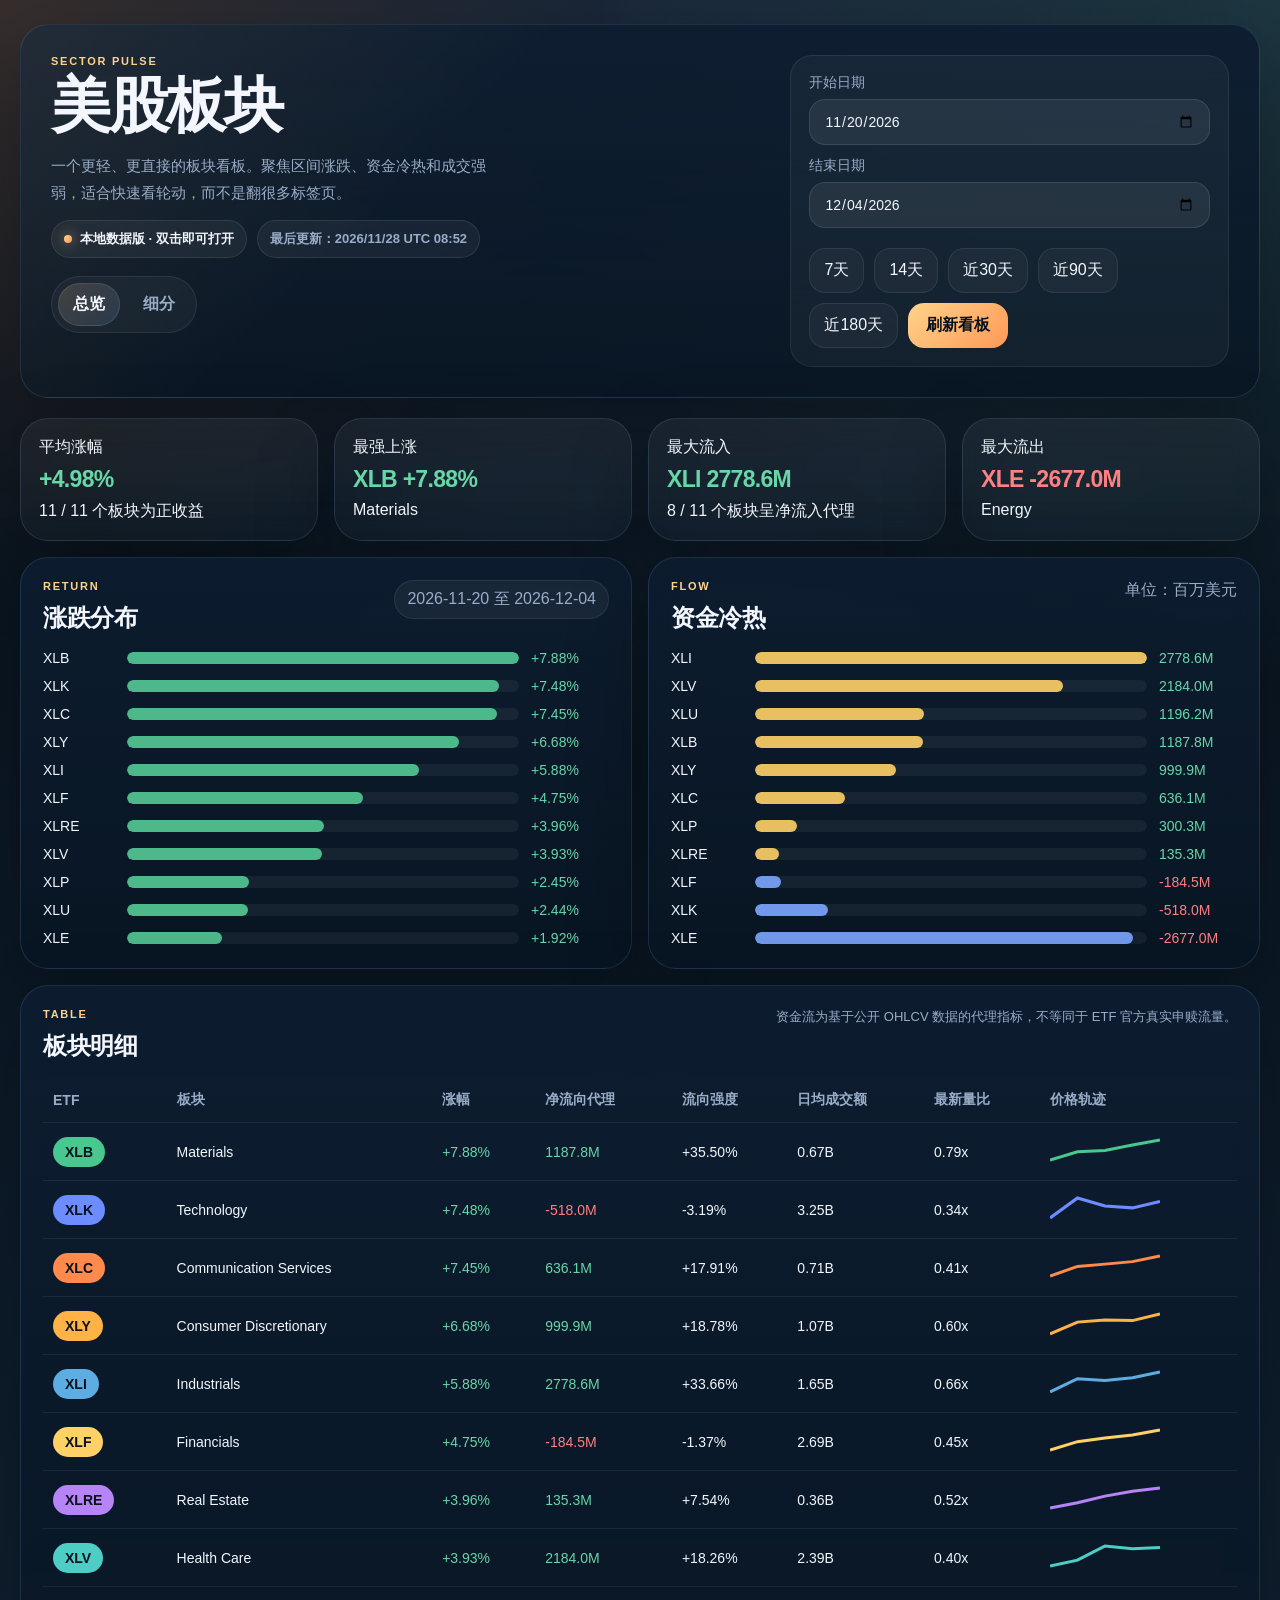
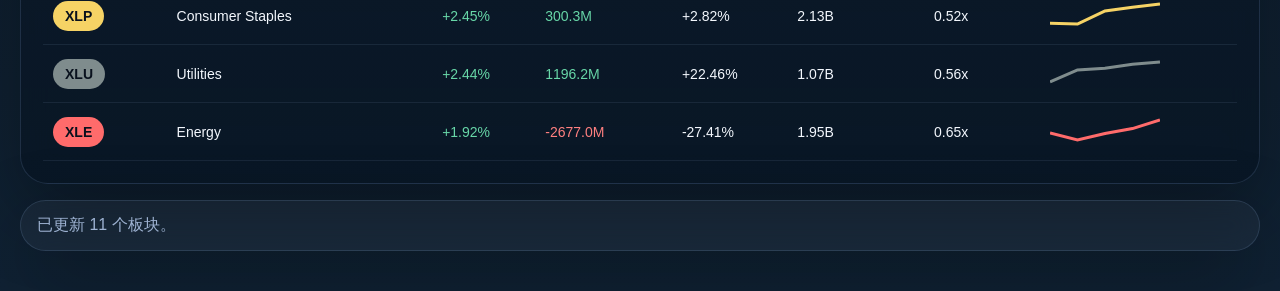
<file: index.html>
<!doctype html>
<html lang="zh-CN">
<head>
  <meta charset="utf-8">
  <meta name="viewport" content="width=device-width, initial-scale=1">
  <title>美股板块</title>
  <style>
    :root {
      --bg: #071018;
      --bg2: #102234;
      --panel: rgba(8, 21, 35, 0.8);
      --panel-strong: rgba(13, 29, 48, 0.94);
      --line: rgba(164, 197, 255, 0.14);
      --text: #f3f7fd;
      --muted: #99adc8;
      --gold: #ffd38a;
      --pos: #68d7a8;
      --neg: #ff8080;
      --blue: #8ab2ff;
      --teal: #72d4e4;
      --shadow: 0 28px 80px rgba(0, 0, 0, 0.32);
      --radius: 28px;
    }

    * { box-sizing: border-box; }
    body {
      margin: 0;
      font-family: "Segoe UI", "PingFang SC", sans-serif;
      color: var(--text);
      background:
        radial-gradient(circle at top left, rgba(255, 166, 117, 0.18), transparent 26%),
        radial-gradient(circle at top right, rgba(114, 212, 228, 0.18), transparent 30%),
        radial-gradient(circle at 50% 0%, rgba(138, 178, 255, 0.15), transparent 38%),
        linear-gradient(180deg, var(--bg) 0%, var(--bg2) 100%);
    }

    .shell {
      width: min(1240px, calc(100% - 28px));
      margin: 0 auto;
      padding: 24px 0 40px;
    }

    .hero, .panel, .card, .status {
      background: var(--panel);
      border: 1px solid var(--line);
      border-radius: var(--radius);
      box-shadow: var(--shadow);
      backdrop-filter: blur(14px);
    }

    .hero {
      display: grid;
      grid-template-columns: 1.55fr 0.95fr;
      gap: 24px;
      padding: 30px;
      margin-bottom: 20px;
      background:
        linear-gradient(135deg, rgba(255, 211, 138, 0.08), transparent 34%),
        linear-gradient(180deg, rgba(13, 29, 48, 0.92), rgba(8, 21, 35, 0.82));
    }

    .eyebrow, .kicker {
      margin: 0 0 10px;
      color: var(--gold);
      text-transform: uppercase;
      letter-spacing: 0.16em;
      font-size: 11px;
      font-weight: 700;
    }

    h1, h2 { margin: 0; }
    h1 {
      font-size: clamp(34px, 5vw, 60px);
      line-height: 0.98;
      max-width: 8ch;
      letter-spacing: -0.04em;
    }

    h2 { font-size: 24px; letter-spacing: -0.02em; }

    .copy, .meta, .hint, .status, th { color: var(--muted); }
    .copy { line-height: 1.8; max-width: 54ch; margin: 16px 0 0; font-size: 15px; }

    .hero-note {
      display: inline-flex;
      align-items: center;
      gap: 8px;
      padding: 9px 12px;
      border-radius: 999px;
      background: rgba(255,255,255,0.05);
      border: 1px solid rgba(255,255,255,0.09);
      color: var(--text);
      font-size: 13px;
      font-weight: 600;
    }

    .hero-note::before {
      content: "";
      width: 8px;
      height: 8px;
      border-radius: 999px;
      background: linear-gradient(135deg, var(--gold), #ff9957);
      box-shadow: 0 0 14px rgba(255, 211, 138, 0.7);
    }

    .meta-row {
      display: flex;
      flex-wrap: wrap;
      gap: 10px;
      margin-top: 14px;
    }

    .meta-pill {
      display: inline-flex;
      align-items: center;
      gap: 8px;
      padding: 9px 12px;
      border-radius: 999px;
      background: rgba(255,255,255,0.05);
      border: 1px solid rgba(255,255,255,0.09);
      color: var(--muted);
      font-size: 13px;
      font-weight: 600;
    }

    .filters {
      display: grid;
      gap: 12px;
      align-content: start;
      padding: 18px;
      border-radius: 22px;
      background: rgba(255,255,255,0.04);
      border: 1px solid rgba(255,255,255,0.08);
    }

    .view-switch {
      display: inline-flex;
      gap: 8px;
      padding: 6px;
      margin-top: 18px;
      border-radius: 999px;
      background: rgba(255,255,255,0.04);
      border: 1px solid rgba(255,255,255,0.08);
    }

    .view-btn {
      padding: 10px 14px;
      border-radius: 999px;
      background: transparent;
      color: var(--muted);
      border: 1px solid transparent;
      font-weight: 700;
    }

    .view-btn.active {
      background: linear-gradient(135deg, rgba(255, 211, 138, 0.16), rgba(138, 178, 255, 0.14));
      color: var(--text);
      border-color: rgba(255,255,255,0.1);
    }

    label { display: grid; gap: 7px; font-size: 14px; color: var(--muted); }
    input, button {
      border: 0;
      border-radius: 16px;
      font: inherit;
    }

    input {
      padding: 13px 14px;
      background: rgba(255,255,255,0.07);
      color: var(--text);
      border: 1px solid rgba(255,255,255,0.1);
    }

    .actions { display: flex; flex-wrap: wrap; gap: 10px; margin-top: 8px; }
    button {
      cursor: pointer;
      padding: 11px 14px;
      transition: transform 0.18s ease, opacity 0.18s ease, background 0.18s ease, border-color 0.18s ease;
    }
    button:hover { transform: translateY(-1px); }
    .ghost {
      background: rgba(255,255,255,0.04);
      color: var(--text);
      border: 1px solid rgba(255,255,255,0.08);
    }
    .ghost:hover { background: rgba(255,255,255,0.08); }
    .primary {
      background: linear-gradient(135deg, #ffd38a, #ff9957);
      color: #09111d;
      font-weight: 800;
      padding-inline: 18px;
    }

    .cards, .row {
      display: grid;
      gap: 16px;
    }
    .cards {
      grid-template-columns: repeat(4, minmax(0, 1fr));
      margin-bottom: 16px;
    }

    .card {
      padding: 18px;
      background: linear-gradient(180deg, rgba(255,255,255,0.05), rgba(255,255,255,0.02));
    }
    .card p, .card strong, .card span { display: block; }
    .card p { margin: 0 0 8px; }
    .card strong { font-size: 23px; margin-bottom: 8px; letter-spacing: -0.03em; }
    .pos { color: var(--pos); }
    .neg { color: var(--neg); }

    .row {
      grid-template-columns: repeat(2, minmax(0, 1fr));
      margin-bottom: 16px;
    }

    .panel {
      padding: 22px;
      background: linear-gradient(180deg, rgba(13, 29, 48, 0.92), rgba(8, 21, 35, 0.84));
    }
    .head {
      display: flex;
      justify-content: space-between;
      gap: 14px;
      align-items: flex-start;
      margin-bottom: 16px;
    }

    .chart {
      display: grid;
      gap: 12px;
    }

    .bar-row {
      display: grid;
      grid-template-columns: 72px 1fr 78px;
      gap: 12px;
      align-items: center;
      font-size: 14px;
    }

    .track {
      position: relative;
      height: 12px;
      border-radius: 999px;
      background: rgba(255,255,255,0.05);
      overflow: hidden;
    }

    .fill {
      position: absolute;
      top: 0;
      bottom: 0;
      left: 0;
      border-radius: 999px;
    }

    table {
      width: 100%;
      border-collapse: collapse;
      min-width: 980px;
    }

    th, td {
      text-align: left;
      padding: 13px 10px;
      border-bottom: 1px solid rgba(180,205,255,0.09);
      white-space: nowrap;
      font-size: 14px;
    }

    .table-wrap { overflow-x: auto; }
    .pill {
      display: inline-flex;
      padding: 7px 12px;
      border-radius: 999px;
      font-weight: 700;
      color: #09111d;
    }

    .spark { width: 110px; height: 28px; }
    .status {
      margin-top: 16px;
      padding: 14px 16px;
      background: rgba(255,255,255,0.04);
    }
    .small { font-size: 13px; }

    .period-label {
      display: inline-flex;
      align-items: center;
      padding: 8px 12px;
      border-radius: 999px;
      background: rgba(255,255,255,0.05);
      border: 1px solid rgba(255,255,255,0.08);
    }

    @media (max-width: 980px) {
      .hero, .cards, .row { grid-template-columns: 1fr; }
      .head { flex-direction: column; }
    }
  </style>
</head>
<body>
  <main class="shell">
    <section class="hero">
      <div>
        <p class="eyebrow">Sector Pulse</p>
        <h1>美股板块</h1>
        <p class="copy">一个更轻、更直接的板块看板。聚焦区间涨跌、资金冷热和成交强弱，适合快速看轮动，而不是翻很多标签页。</p>
        <div class="meta-row">
          <div class="hero-note">本地数据版 · 双击即可打开</div>
          <div class="meta-pill" id="lastUpdated">最后更新：--</div>
        </div>
        <div class="view-switch" id="viewSwitch">
          <button type="button" class="view-btn active" data-view="overview">总览</button>
          <button type="button" class="view-btn" data-view="detail">细分</button>
        </div>
      </div>
      <form id="filters" class="filters">
        <label>
          <span>开始日期</span>
          <input id="startDate" type="date" required>
        </label>
        <label>
          <span>结束日期</span>
          <input id="endDate" type="date" required>
        </label>
        <div class="actions">
          <button type="button" class="ghost" data-days="7">7天</button>
          <button type="button" class="ghost" data-days="14">14天</button>
          <button type="button" class="ghost" data-days="30">近30天</button>
          <button type="button" class="ghost" data-days="90">近90天</button>
          <button type="button" class="ghost" data-days="180">近180天</button>
          <button type="submit" class="primary">刷新看板</button>
        </div>
      </form>
    </section>

    <section class="cards" id="cards"></section>

    <section class="row">
      <article class="panel">
        <div class="head">
          <div>
            <p class="kicker">Return</p>
            <h2 id="perfTitle">涨跌分布</h2>
          </div>
          <div id="rangeText" class="meta period-label"></div>
        </div>
        <div id="perfChart" class="chart"></div>
      </article>

      <article class="panel">
        <div class="head">
          <div>
            <p class="kicker">Flow</p>
            <h2 id="flowTitle">资金冷热</h2>
          </div>
          <div class="meta">单位：百万美元</div>
        </div>
        <div id="flowChart" class="chart"></div>
      </article>
    </section>

    <section class="panel">
      <div class="head">
        <div>
          <p class="kicker">Table</p>
          <h2 id="tableTitle">板块明细</h2>
        </div>
        <div class="meta small">资金流为基于公开 OHLCV 数据的代理指标，不等同于 ETF 官方真实申赎流量。</div>
      </div>
      <div class="table-wrap">
        <table>
          <thead>
            <tr>
              <th>ETF</th>
              <th>板块</th>
              <th>涨幅</th>
              <th>净流向代理</th>
              <th>流向强度</th>
              <th>日均成交额</th>
              <th>最新量比</th>
              <th>价格轨迹</th>
            </tr>
          </thead>
          <tbody id="tbody"></tbody>
        </table>
      </div>
    </section>

    <section id="status" class="status">正在加载数据...</section>
  </main>

  <script src="./sector_data.js"></script>
  <script>
    const OVERVIEW = {
      XLC: { name: "Communication Services", color: "#ff8a4c" },
      XLY: { name: "Consumer Discretionary", color: "#ffb347" },
      XLP: { name: "Consumer Staples", color: "#f6d365" },
      XLE: { name: "Energy", color: "#ff6b6b" },
      XLF: { name: "Financials", color: "#ffd166" },
      XLV: { name: "Health Care", color: "#4ecdc4" },
      XLI: { name: "Industrials", color: "#5dade2" },
      XLB: { name: "Materials", color: "#48c78e" },
      XLRE: { name: "Real Estate", color: "#b784f7" },
      XLK: { name: "Technology", color: "#6c8cff" },
      XLU: { name: "Utilities", color: "#7f8c8d" },
    };

    const DETAIL = {
      SMH: { name: "Semiconductors", color: "#5fa8ff" },
      IGV: { name: "Software", color: "#72d4e4" },
      XBI: { name: "Biotech", color: "#4ecdc4" },
      IHI: { name: "Medical Devices", color: "#7bd389" },
      KRE: { name: "Regional Banks", color: "#ffd166" },
      KIE: { name: "Insurance", color: "#f7b267" },
      XRT: { name: "Retail", color: "#ff9f6e" },
      ITB: { name: "Homebuilders", color: "#c084fc" },
      IYT: { name: "Transportation", color: "#8e9cff" },
      ICLN: { name: "Clean Energy", color: "#4dd599" },
    };

    const VIEWS = {
      overview: {
        label: "总览",
        title: "板块明细",
        perfTitle: "涨跌分布",
        flowTitle: "资金冷热",
        groups: OVERVIEW,
      },
      detail: {
        label: "细分",
        title: "细分行业明细",
        perfTitle: "细分涨跌分布",
        flowTitle: "细分资金冷热",
        groups: DETAIL,
      },
    };

    let currentView = "overview";

    function fmtPct(v) {
      const sign = v > 0 ? "+" : "";
      return `${sign}${v.toFixed(2)}%`;
    }

    function fmtM(v) {
      return `${(v / 1e6).toFixed(1)}M`;
    }

    function fmtB(v) {
      return `${(v / 1e9).toFixed(2)}B`;
    }

    function daysAgo(days) {
      const d = new Date();
      d.setDate(d.getDate() - days);
      return d.toISOString().slice(0, 10);
    }

    function setStatus(text, isError = false) {
      const el = document.getElementById("status");
      el.textContent = text;
      el.style.color = isError ? "#ffd0d0" : "#9eb2d2";
    }

    function formatUpdatedAt(value) {
      if (!value) return "--";
      const date = new Date(value);
      if (Number.isNaN(date.getTime())) return value;
      return date.toLocaleString("zh-CN", {
        year: "numeric",
        month: "2-digit",
        day: "2-digit",
        hour: "2-digit",
        minute: "2-digit",
        timeZoneName: "short",
      });
    }

    function spark(values, color) {
      const min = Math.min(...values);
      const max = Math.max(...values);
      const span = max - min || 1;
      const pts = values.map((v, i) => {
        const x = (i / Math.max(values.length - 1, 1)) * 100;
        const y = 24 - ((v - min) / span) * 20;
        return `${x.toFixed(2)},${y.toFixed(2)}`;
      }).join(" ");
      return `<svg viewBox="0 0 100 28" class="spark" preserveAspectRatio="none"><polyline fill="none" stroke="${color}" stroke-width="3" points="${pts}" /></svg>`;
    }

    function moneyFlowMetrics(rows) {
      let netFlow = 0;
      let totalDollarVolume = 0;
      let totalVolume = 0;

      rows.forEach((row) => {
        const typical = (row.high + row.low + row.close) / 3;
        const spread = row.high - row.low;
        const multiplier = spread === 0 ? 0 : (((row.close - row.low) - (row.high - row.close)) / spread);
        const rawFlow = typical * row.volume * multiplier;
        const dollarVolume = typical * row.volume;
        netFlow += rawFlow;
        totalDollarVolume += dollarVolume;
        totalVolume += row.volume;
      });

      const avgDollarVolume = rows.length ? totalDollarVolume / rows.length : 0;
      return {
        netFlow,
        totalDollarVolume,
        flowIntensity: totalDollarVolume ? (netFlow / totalDollarVolume) * 100 : 0,
        avgDollarVolume,
        cmfProxy: totalVolume ? netFlow / totalVolume : 0,
      };
    }

    function getActiveGroups() {
      return VIEWS[currentView].groups;
    }

    function getDataset() {
      return window.SECTOR_DATA?.data || {};
    }

    function fetchSymbol(symbol, start, end) {
      const rows = (getDataset()[symbol] || []).filter((row) => row.date >= start && row.date <= end);

      if (rows.length < 2) throw new Error(`${symbol} 数据不足`);

      const startClose = rows[0].close;
      const endClose = rows[rows.length - 1].close;
      const metrics = moneyFlowMetrics(rows);
      const avgVolume = rows.reduce((sum, row) => sum + row.volume, 0) / rows.length;

      return {
        symbol,
        name: getActiveGroups()[symbol].name,
        color: getActiveGroups()[symbol].color,
        changePct: ((endClose / startClose) - 1) * 100,
        netFlow: metrics.netFlow,
        flowIntensity: metrics.flowIntensity,
        avgDollarVolume: metrics.avgDollarVolume,
        cmfProxy: metrics.cmfProxy,
        lastVolumeRatio: avgVolume ? rows[rows.length - 1].volume / avgVolume : 0,
        sparkline: rows.map((row) => row.close),
      };
    }

    function renderCards(items) {
      const total = items.length;
      const byPerf = [...items].sort((a, b) => b.changePct - a.changePct);
      const byFlow = [...items].sort((a, b) => b.netFlow - a.netFlow);
      const avg = items.reduce((sum, item) => sum + item.changePct, 0) / total;
      const positiveCount = items.filter((item) => item.changePct >= 0).length;
      const inflowCount = items.filter((item) => item.netFlow >= 0).length;

      const cards = [
        { label: "平均涨幅", value: fmtPct(avg), detail: `${positiveCount} / ${total} 个板块为正收益`, cls: avg >= 0 ? "pos" : "neg" },
        { label: "最强上涨", value: `${byPerf[0].symbol} ${fmtPct(byPerf[0].changePct)}`, detail: byPerf[0].name, cls: "pos" },
        { label: "最大流入", value: `${byFlow[0].symbol} ${fmtM(byFlow[0].netFlow)}`, detail: `${inflowCount} / ${total} 个板块呈净流入代理`, cls: byFlow[0].netFlow >= 0 ? "pos" : "neg" },
        { label: "最大流出", value: `${byFlow[byFlow.length - 1].symbol} ${fmtM(byFlow[byFlow.length - 1].netFlow)}`, detail: byFlow[byFlow.length - 1].name, cls: byFlow[byFlow.length - 1].netFlow >= 0 ? "pos" : "neg" },
      ];

      document.getElementById("cards").innerHTML = cards.map((card) => `
        <article class="card">
          <p>${card.label}</p>
          <strong class="${card.cls}">${card.value}</strong>
          <span>${card.detail}</span>
        </article>
      `).join("");
    }

    function syncViewLabels() {
      const config = VIEWS[currentView];
      document.getElementById("perfTitle").textContent = config.perfTitle;
      document.getElementById("flowTitle").textContent = config.flowTitle;
      document.getElementById("tableTitle").textContent = config.title;
      document.querySelectorAll(".view-btn").forEach((button) => {
        button.classList.toggle("active", button.dataset.view === currentView);
      });
    }

    function renderBarChart(id, rows, valueKey, formatter, positiveColor, negativeColor) {
      const max = Math.max(...rows.map((row) => Math.abs(row[valueKey])), 0.0001);
      document.getElementById(id).innerHTML = rows.map((row) => {
        const width = Math.max(6, Math.abs(row[valueKey]) / max * 100);
        const color = row[valueKey] >= 0 ? positiveColor : negativeColor;
        return `
          <div class="bar-row">
            <div>${row.symbol}</div>
            <div class="track"><div class="fill" style="width:${width}%; background:${color}"></div></div>
            <div class="${row[valueKey] >= 0 ? "pos" : "neg"}">${formatter(row[valueKey])}</div>
          </div>
        `;
      }).join("");
    }

    function renderTable(rows) {
      document.getElementById("tbody").innerHTML = rows.map((row) => `
        <tr>
          <td><span class="pill" style="background:${row.color}">${row.symbol}</span></td>
          <td>${row.name}</td>
          <td class="${row.changePct >= 0 ? "pos" : "neg"}">${fmtPct(row.changePct)}</td>
          <td class="${row.netFlow >= 0 ? "pos" : "neg"}">${fmtM(row.netFlow)}</td>
          <td>${fmtPct(row.flowIntensity)}</td>
          <td>${fmtB(row.avgDollarVolume)}</td>
          <td>${row.lastVolumeRatio.toFixed(2)}x</td>
          <td>${spark(row.sparkline, row.color)}</td>
        </tr>
      `).join("");
    }

    async function loadDashboard(start, end) {
      setStatus("正在刷新板块数据...");
      document.getElementById("rangeText").textContent = `${start} 至 ${end}`;
      syncViewLabels();

      try {
        const ok = [];
        const failed = [];
        for (const symbol of Object.keys(getActiveGroups())) {
          try {
            ok.push(fetchSymbol(symbol, start, end));
          } catch (error) {
            failed.push({ symbol, error });
          }
        }
        if (!ok.length) throw new Error("本地嵌入数据不可用，请确认 `sector_data.js` 与 HTML 在同一目录。");

        const sorted = ok.sort((a, b) => b.changePct - a.changePct);
        renderCards(sorted);
        renderBarChart("perfChart", sorted, "changePct", fmtPct, "rgba(88,211,155,0.85)", "rgba(255,123,123,0.85)");
        renderBarChart("flowChart", [...sorted].sort((a, b) => b.netFlow - a.netFlow), "netFlow", (v) => fmtM(v), "rgba(255,209,102,0.9)", "rgba(124,166,255,0.9)");
        renderTable(sorted);

        setStatus(`已更新 ${ok.length} 个板块${failed.length ? `，另有 ${failed.length} 个板块数据不足` : ""}。`);
      } catch (error) {
        setStatus(error.message || "加载失败", true);
      }
    }

    function syncPreset(days) {
      document.getElementById("startDate").value = daysAgo(days);
      document.getElementById("endDate").value = daysAgo(0);
    }

    document.addEventListener("DOMContentLoaded", () => {
      document.getElementById("lastUpdated").textContent = `最后更新：${formatUpdatedAt(window.SECTOR_DATA?.meta?.updated_at)}`;
      syncPreset(14);
      document.getElementById("viewSwitch").querySelectorAll("button[data-view]").forEach((button) => {
        button.addEventListener("click", () => {
          currentView = button.dataset.view;
          loadDashboard(document.getElementById("startDate").value, document.getElementById("endDate").value);
        });
      });
      document.querySelectorAll("button[data-days]").forEach((button) => {
        button.addEventListener("click", () => {
          syncPreset(Number(button.dataset.days));
          loadDashboard(document.getElementById("startDate").value, document.getElementById("endDate").value);
        });
      });

      document.getElementById("filters").addEventListener("submit", (event) => {
        event.preventDefault();
        loadDashboard(document.getElementById("startDate").value, document.getElementById("endDate").value);
      });

      loadDashboard(document.getElementById("startDate").value, document.getElementById("endDate").value);
    });
  </script>
</body>
</html>
</file>
